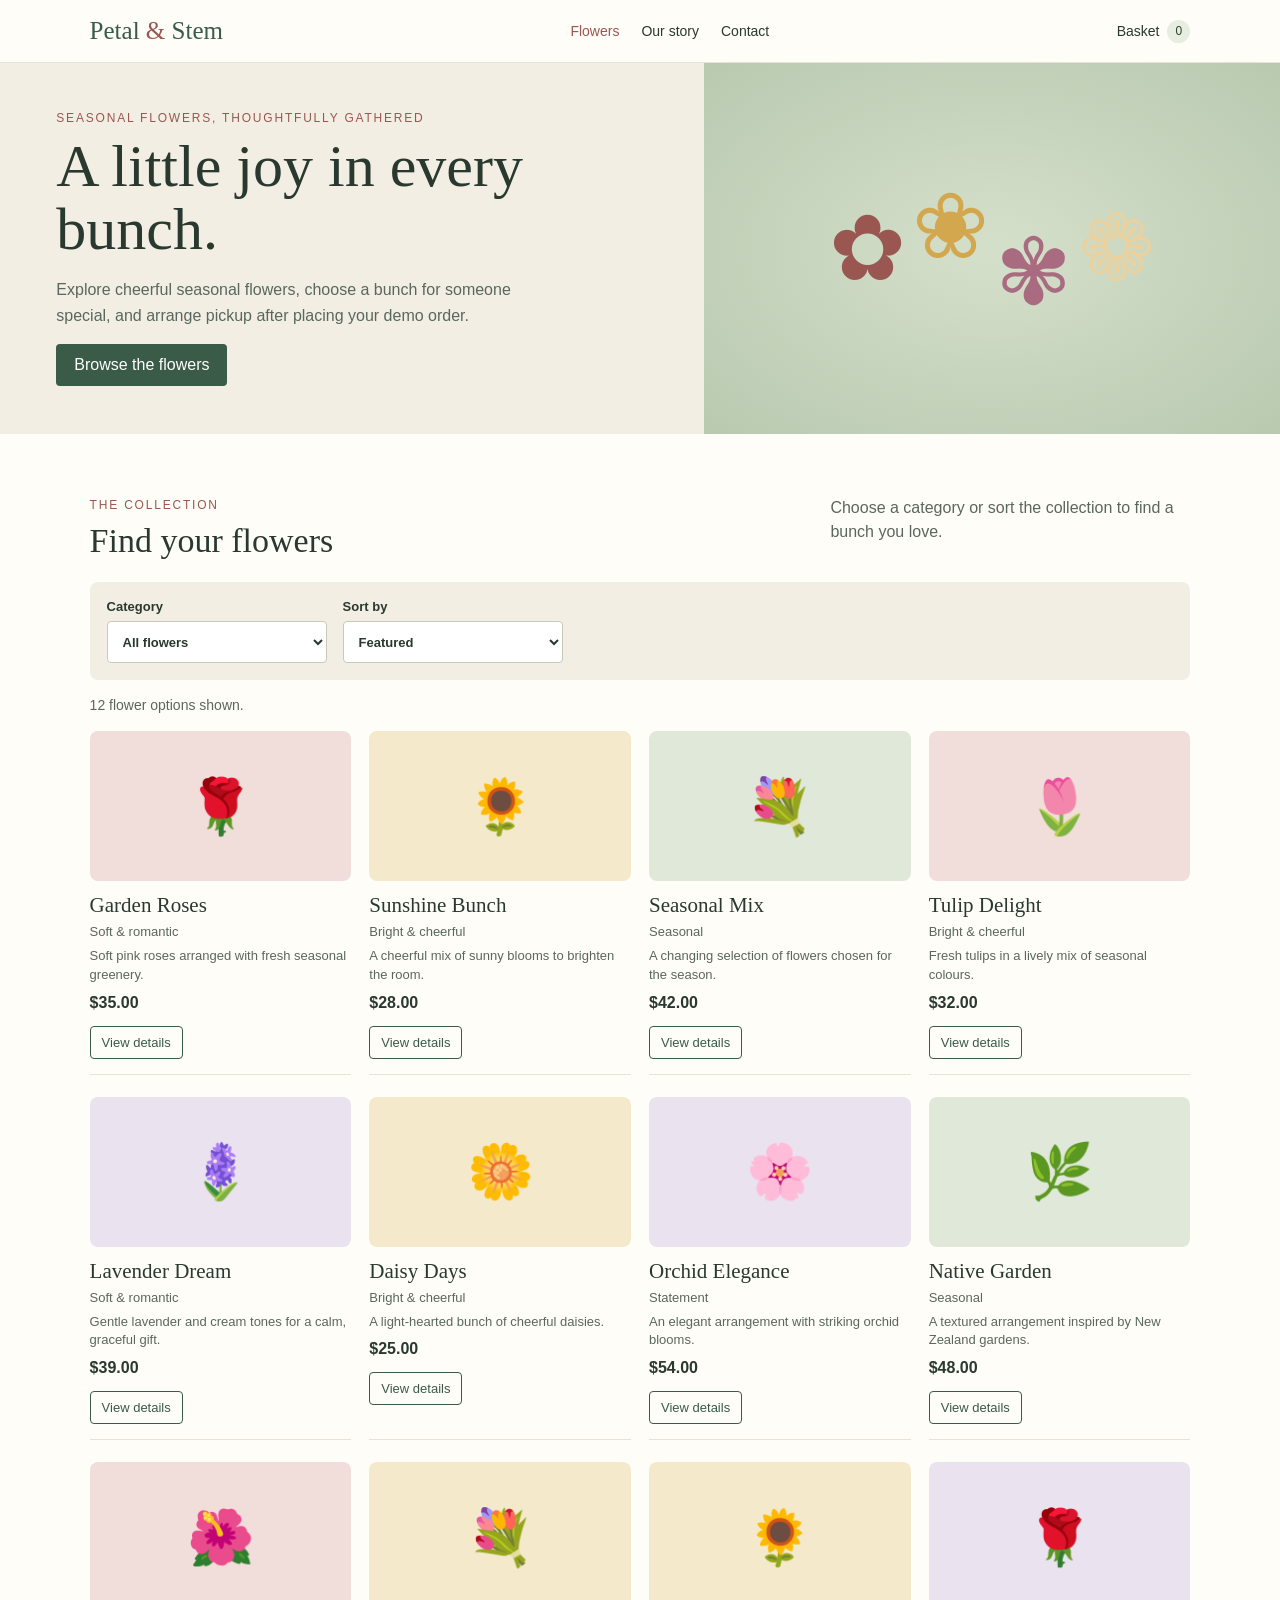
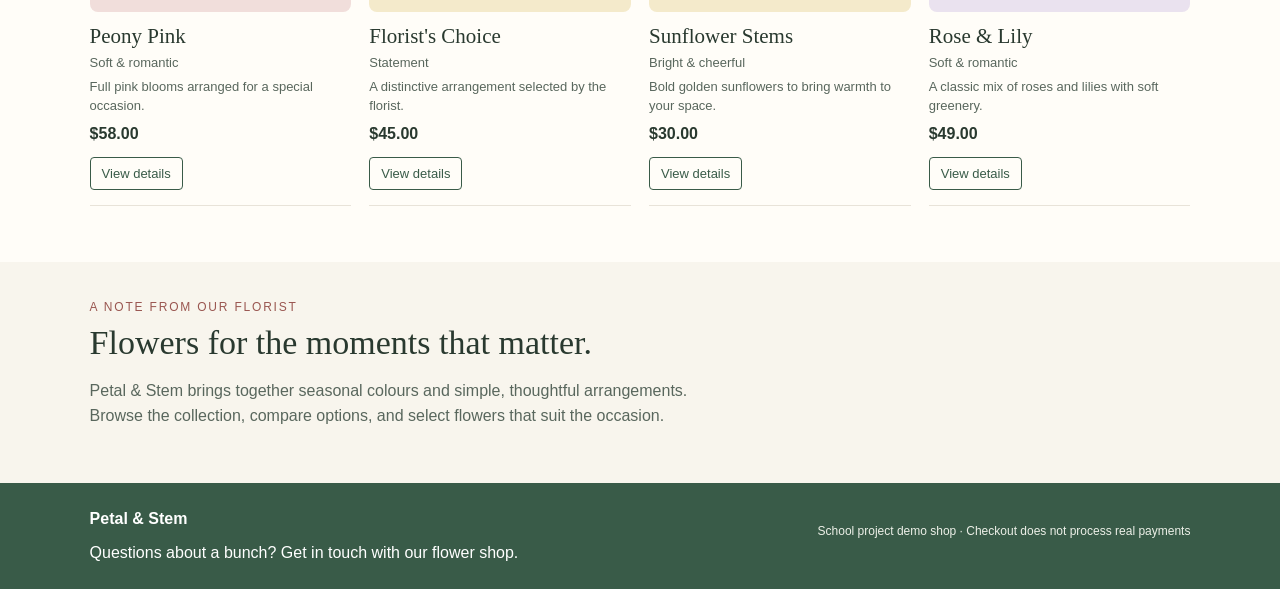
<file: index.html>
<!DOCTYPE html>
<html lang="en">
<head>
  <meta charset="UTF-8">
  <meta name="viewport" content="width=device-width, initial-scale=1.0">
  <meta name="description" content="Browse seasonal flowers at Petal & Stem.">
  <title>Petal &amp; Stem | Flower Shop</title>
  <link rel="stylesheet" href="style.css">
  <script src="script.js" defer></script>
</head>
<body data-page="catalog">
  <header class="site-header">
    <a class="brand" href="index.html" aria-label="Petal and Stem home">Petal <span>&amp;</span> Stem</a>
    <nav class="main-nav">
      <a class="active" href="index.html">Flowers</a>
      <a href="#about">Our story</a>
      <a href="#contact">Contact</a>
    </nav>
    <a class="basket-link" href="cart.html">Basket <span id="basket-count">0</span></a>
  </header>

  <main>
    <section class="hero">
      <div class="hero-copy">
        <p class="eyebrow">Seasonal flowers, thoughtfully gathered</p>
        <h1>A little joy in every bunch.</h1>
        <p>Explore cheerful seasonal flowers, choose a bunch for someone special, and arrange pickup after placing your demo order.</p>
        <a class="button" href="#flowers">Browse the flowers</a>
      </div>
      <div class="hero-art" aria-hidden="true"><span>✿</span><span>❀</span><span>✾</span><span>❁</span></div>
    </section>

    <section class="shop-section" id="flowers">
      <div class="section-heading">
        <div>
          <p class="eyebrow">The collection</p>
          <h2>Find your flowers</h2>
        </div>
        <p>Choose a category or sort the collection to find a bunch you love.</p>
      </div>

      <div class="shop-controls">
        <label>Category
          <select id="category-filter">
            <option value="all">All flowers</option>
            <option value="Soft & romantic">Soft &amp; romantic</option>
            <option value="Bright & cheerful">Bright &amp; cheerful</option>
            <option value="Seasonal">Seasonal</option>
            <option value="Statement">Statement</option>
          </select>
        </label>
        <label>Sort by
          <select id="sort-order">
            <option value="featured">Featured</option>
            <option value="price-low-high">Price: low to high</option>
            <option value="price-high-low">Price: high to low</option>
            <option value="name-a-z">Name: A to Z</option>
          </select>
        </label>
      </div>

      <p id="catalog-message" class="status-message" aria-live="polite"></p>
      <div id="flower-grid" class="flower-grid"></div>
    </section>

    <section class="story-section" id="about">
      <p class="eyebrow">A note from our florist</p>
      <h2>Flowers for the moments that matter.</h2>
      <p>Petal &amp; Stem brings together seasonal colours and simple, thoughtful arrangements. Browse the collection, compare options, and select flowers that suit the occasion.</p>
    </section>
  </main>

  <footer class="site-footer" id="contact">
    <div><strong>Petal &amp; Stem</strong><p>Questions about a bunch? Get in touch with our flower shop.</p></div>
    <p class="demo-note">School project demo shop · Checkout does not process real payments</p>
  </footer>
</body>
</html>
</file>
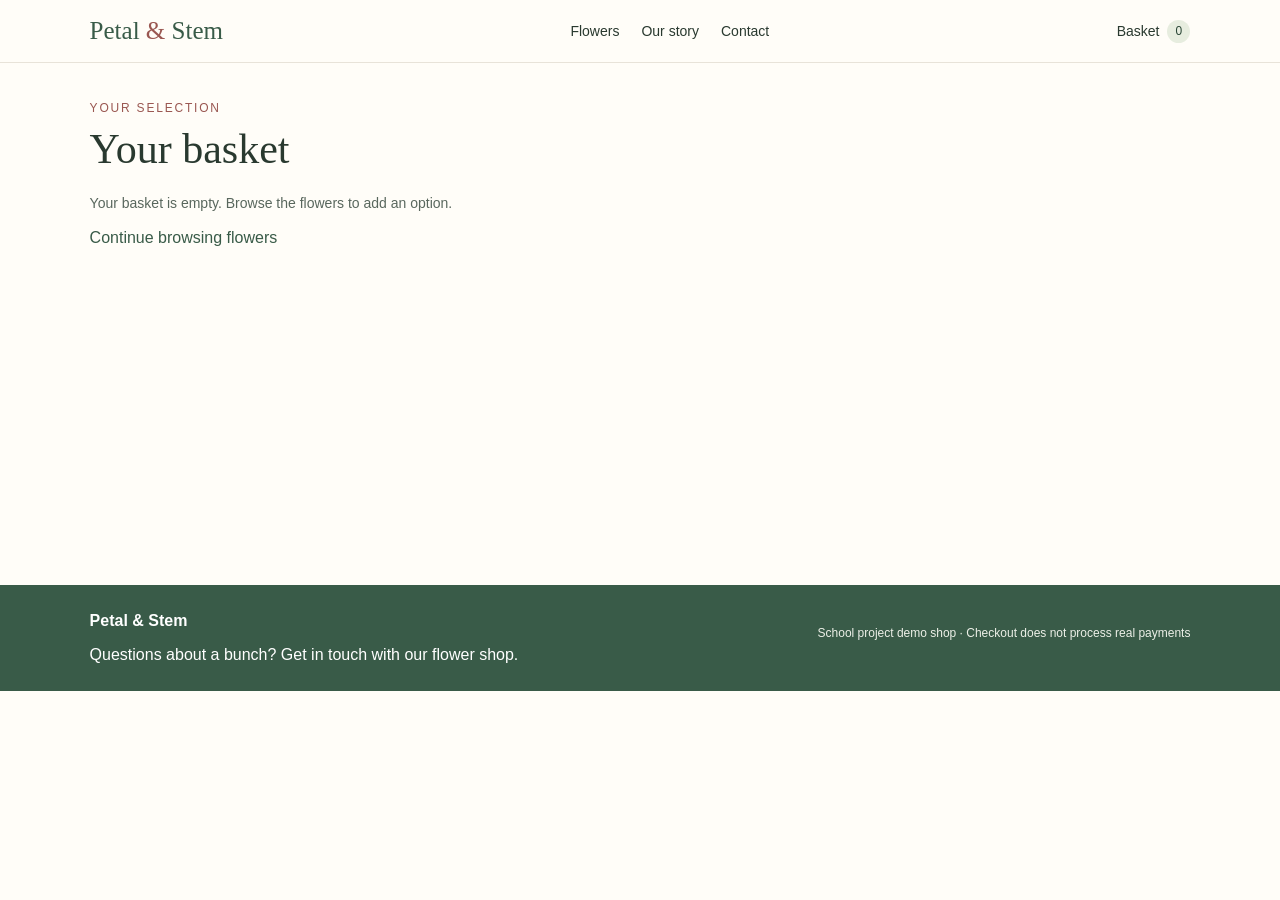
<file: cart.html>
<!DOCTYPE html>
<html lang="en">
<head>
  <meta charset="UTF-8">
  <meta name="viewport" content="width=device-width, initial-scale=1.0">
  <meta name="description" content="Review your flower basket at Petal & Stem.">
  <title>Your basket | Petal &amp; Stem</title>
  <link rel="stylesheet" href="style.css">
  <script src="script.js" defer></script>
</head>
<body data-page="cart">
  <header class="site-header">
    <a class="brand" href="index.html" aria-label="Petal and Stem home">Petal <span>&amp;</span> Stem</a>
    <nav class="main-nav">
      <a href="index.html">Flowers</a>
      <a href="index.html#about">Our story</a>
      <a href="index.html#contact">Contact</a>
    </nav>
    <a class="basket-link active" href="cart.html">Basket <span id="basket-count">0</span></a>
  </header>

  <main class="page-main">
    <p class="eyebrow">Your selection</p>
    <h1 class="page-title">Your basket</h1>
    <p id="cart-message" class="status-message" aria-live="polite"></p>
    <div id="cart-items" class="cart-items"></div>
    <section id="cart-summary" class="cart-summary" hidden>
      <p class="total-line">Subtotal <strong id="cart-total"></strong></p>
      <p class="demo-note">This is a school demo. No real payment will be taken.</p>
      <a class="button" href="checkout.html">Continue to demo checkout</a>
    </section>
    <a class="back-link" href="index.html#flowers">Continue browsing flowers</a>
  </main>

  <footer class="site-footer" id="contact">
    <div><strong>Petal &amp; Stem</strong><p>Questions about a bunch? Get in touch with our flower shop.</p></div>
    <p class="demo-note">School project demo shop · Checkout does not process real payments</p>
  </footer>
</body>
</html>
</file>
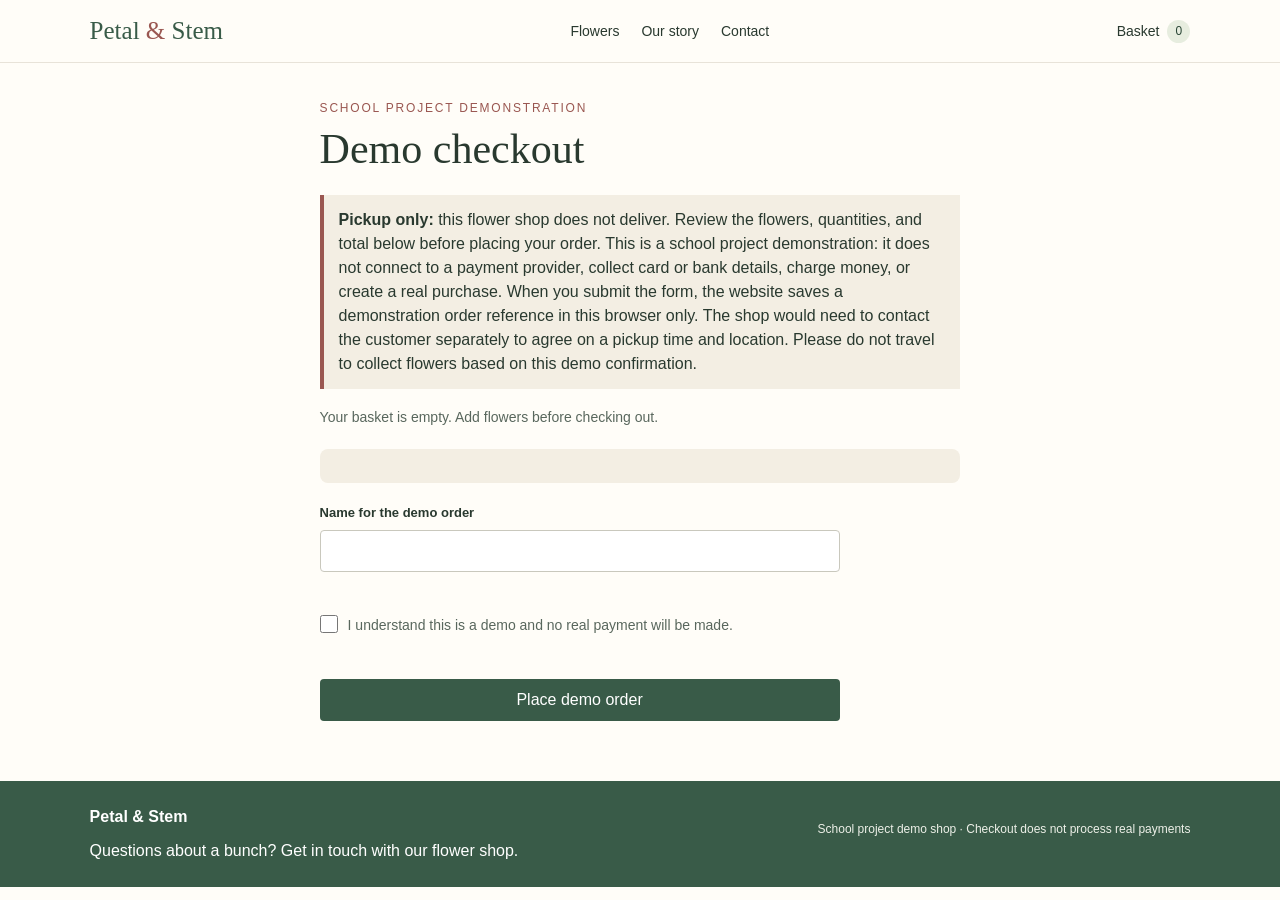
<file: checkout.html>
<!DOCTYPE html>
<html lang="en">
<head>
  <meta charset="UTF-8">
  <meta name="viewport" content="width=device-width, initial-scale=1.0">
  <meta name="description" content="Demo checkout for Petal & Stem.">
  <title>Demo checkout | Petal &amp; Stem</title>
  <link rel="stylesheet" href="style.css">
  <script src="script.js" defer></script>
</head>
<body data-page="checkout">
  <header class="site-header">
    <a class="brand" href="index.html" aria-label="Petal and Stem home">Petal <span>&amp;</span> Stem</a>
    <nav class="main-nav">
      <a href="index.html">Flowers</a>
      <a href="index.html#about">Our story</a>
      <a href="index.html#contact">Contact</a>
    </nav>
    <a class="basket-link" href="cart.html">Basket <span id="basket-count">0</span></a>
  </header>

  <main class="page-main checkout-main">
    <p class="eyebrow">School project demonstration</p>
    <h1 class="page-title">Demo checkout</h1>
    <div class="notice" role="note">
      <strong>Pickup only:</strong> this flower shop does not deliver. Review the flowers, quantities, and total below before placing your order. This is a school project demonstration: it does not connect to a payment provider, collect card or bank details, charge money, or create a real purchase. When you submit the form, the website saves a demonstration order reference in this browser only. The shop would need to contact the customer separately to agree on a pickup time and location. Please do not travel to collect flowers based on this demo confirmation.
    </div>
    <p id="checkout-message" class="status-message" aria-live="polite"></p>
    <div id="checkout-summary" class="checkout-summary"></div>
    <form id="checkout-form" class="checkout-form" novalidate>
      <label for="customer-name">Name for the demo order</label>
      <input id="customer-name" name="customerName" type="text" maxlength="60" autocomplete="name" required>
      <p id="name-error" class="field-error" role="alert"></p>
      <label class="checkbox-label" for="demo-confirm">
        <input id="demo-confirm" name="demoConfirm" type="checkbox" required>
        I understand this is a demo and no real payment will be made.
      </label>
      <p id="confirm-error" class="field-error" role="alert"></p>
      <button class="button" type="submit">Place demo order</button>
    </form>
    <section id="order-confirmation" class="confirmation" aria-live="polite" hidden>
      <p class="eyebrow">Order saved for this demonstration</p>
      <h2>Thank you, <span id="confirmation-name"></span>.</h2>
      <p id="confirmation-number"></p>
      <p id="confirmation-total"></p>
      <a class="button" href="index.html">Return to the flower shop</a>
    </section>
  </main>

  <footer class="site-footer" id="contact">
    <div><strong>Petal &amp; Stem</strong><p>Questions about a bunch? Get in touch with our flower shop.</p></div>
    <p class="demo-note">School project demo shop · Checkout does not process real payments</p>
  </footer>
</body>
</html>
</file>
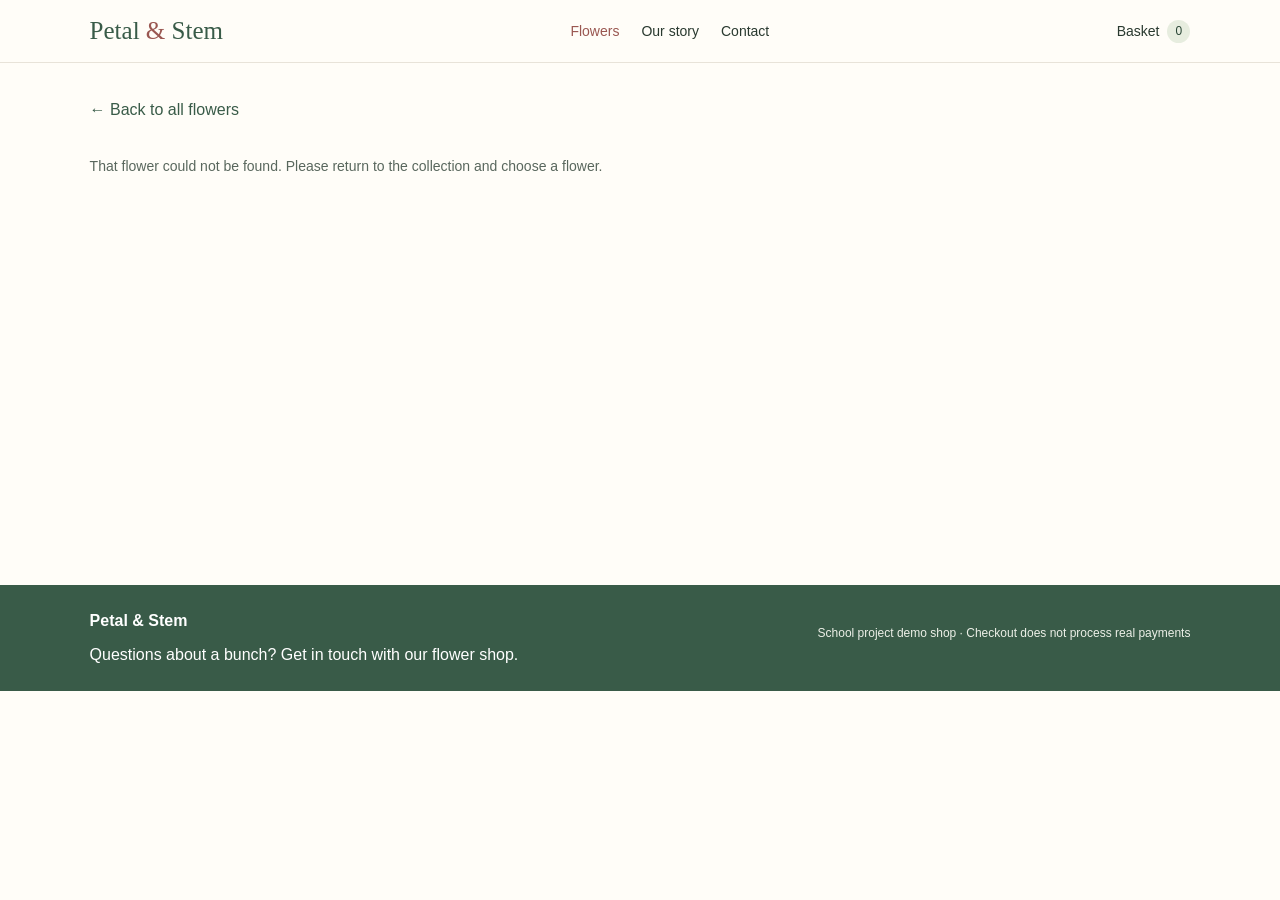
<file: product.html>
<!DOCTYPE html>
<html lang="en">
<head>
  <meta charset="UTF-8">
  <meta name="viewport" content="width=device-width, initial-scale=1.0">
  <meta name="description" content="Flower details at Petal & Stem.">
  <title>Flower details | Petal &amp; Stem</title>
  <link rel="stylesheet" href="style.css">
  <script src="script.js" defer></script>
</head>
<body data-page="product">
  <header class="site-header">
    <a class="brand" href="index.html" aria-label="Petal and Stem home">Petal <span>&amp;</span> Stem</a>
    <nav class="main-nav">
      <a class="active" href="index.html">Flowers</a>
      <a href="index.html#about">Our story</a>
      <a href="index.html#contact">Contact</a>
    </nav>
    <a class="basket-link" href="cart.html">Basket <span id="basket-count">0</span></a>
  </header>

  <main class="page-main">
    <a class="back-link" href="index.html#flowers">← Back to all flowers</a>
    <p id="product-message" class="status-message" aria-live="polite"></p>
    <section id="product-detail" class="product-detail" hidden>
      <div id="product-art" class="product-detail-art" aria-hidden="true"></div>
      <div class="product-detail-copy">
        <p id="product-category" class="eyebrow"></p>
        <h1 id="product-name"></h1>
        <p id="product-description" class="body-copy"></p>
        <p id="product-price" class="product-price"></p>
        <p id="product-stock" class="stock-message"></p>
        <label class="quantity-label" for="product-quantity">Quantity</label>
        <input id="product-quantity" class="quantity-input" type="number" min="1" step="1" value="1">
        <button id="add-to-basket" class="button" type="button">Add to basket</button>
        <p class="demo-note">Demo checkout only. No real payment will be taken.</p>
      </div>
    </section>
  </main>

  <footer class="site-footer" id="contact">
    <div><strong>Petal &amp; Stem</strong><p>Questions about a bunch? Get in touch with our flower shop.</p></div>
    <p class="demo-note">School project demo shop · Checkout does not process real payments</p>
  </footer>
</body>
</html>
</file>
<file: style.css>
:root {
  --ink: #29392f;
  --muted: #59675d;
  --green: #395b48;
  --green-dark: #294535;
  --green-light: #e7eddf;
  --cream: #f3eee3;
  --rose: #9a5751;
  --paper: #fffdf8;
  --line: #e8e3d9;
  --error: #9c342d;
}

* { box-sizing: border-box; }

html { scroll-behavior: smooth; }

body {
  margin: 0;
  background: var(--paper);
  color: var(--ink);
  font-family: Arial, sans-serif;
}

a { color: inherit; }

a:focus-visible,
button:focus-visible,
select:focus-visible,
input:focus-visible {
  outline: 3px solid var(--rose);
  outline-offset: 3px;
}

.site-header {
  display: flex;
  align-items: center;
  justify-content: space-between;
  gap: 22px;
  padding: 17px 7%;
  border-bottom: 1px solid var(--line);
  background: var(--paper);
}

.brand {
  color: var(--green);
  font-family: Georgia, serif;
  font-size: 25px;
  text-decoration: none;
  white-space: nowrap;
}

.brand span { color: var(--rose); }

.main-nav {
  display: flex;
  flex-wrap: wrap;
  gap: 22px;
}

.main-nav a,
.basket-link {
  color: var(--ink);
  font-size: 14px;
  text-decoration: none;
}

.main-nav a:hover,
.main-nav a.active,
.basket-link:hover { color: var(--rose); }

.basket-link span {
  display: inline-grid;
  min-width: 23px;
  min-height: 23px;
  place-items: center;
  margin-left: 4px;
  border-radius: 50%;
  background: var(--green-light);
  color: var(--green-dark);
  font-size: 12px;
}

.hero {
  display: grid;
  grid-template-columns: 1.1fr 0.9fr;
  min-height: 300px;
  background: var(--cream);
}

.hero-copy {
  align-self: center;
  padding: 48px 8%;
}

.eyebrow {
  margin: 0 0 10px;
  color: var(--rose);
  font-size: 12px;
  letter-spacing: 1.8px;
  text-transform: uppercase;
}

h1, h2, h3 { font-family: Georgia, serif; font-weight: normal; }

.hero h1 {
  max-width: 650px;
  margin: 10px 0;
  font-size: clamp(38px, 5vw, 60px);
  line-height: 1.05;
}

.hero-copy > p:not(.eyebrow) {
  max-width: 470px;
  color: var(--muted);
  line-height: 1.6;
}

.hero-art {
  display: flex;
  align-items: center;
  justify-content: center;
  gap: 6px;
  overflow: hidden;
  background: radial-gradient(ellipse at center, #d5e0cb, #b9c9b0);
  color: var(--rose);
  font-size: clamp(44px, 8vw, 92px);
}

.hero-art span:nth-child(2) { color: #d3a74d; transform: translateY(-22px); }
.hero-art span:nth-child(3) { color: #a96b80; transform: translateY(24px); }
.hero-art span:nth-child(4) { color: #e8d2a2; }

.button {
  display: inline-block;
  padding: 12px 18px;
  border: 0;
  border-radius: 4px;
  background: var(--green);
  color: white;
  font: inherit;
  text-align: center;
  text-decoration: none;
  cursor: pointer;
}

.button:hover { background: var(--green-dark); }

.shop-section { padding: 46px 7% 56px; }

.section-heading {
  display: flex;
  align-items: end;
  justify-content: space-between;
  gap: 24px;
  margin-bottom: 22px;
}

.section-heading h2,
.story-section h2 {
  margin: 4px 0 0;
  font-size: 34px;
}

.section-heading > p {
  max-width: 360px;
  color: var(--muted);
  line-height: 1.5;
}

.shop-controls {
  display: flex;
  flex-wrap: wrap;
  gap: 16px;
  padding: 17px;
  border-radius: 8px;
  background: var(--cream);
}

.shop-controls label,
.checkout-form > label:not(.checkbox-label) {
  display: grid;
  gap: 7px;
  font-size: 13px;
  font-weight: bold;
}

select,
.quantity-input,
.checkout-form input[type="text"] {
  min-height: 42px;
  padding: 9px 11px;
  border: 1px solid #c9c8bd;
  border-radius: 4px;
  background: white;
  color: var(--ink);
  font: inherit;
}

select { min-width: 220px; }

.status-message {
  min-height: 22px;
  margin: 17px 0 12px;
  color: var(--muted);
  font-size: 14px;
}

.flower-grid {
  display: grid;
  grid-template-columns: repeat(4, minmax(0, 1fr));
  gap: 22px 18px;
}

.flower-card {
  min-width: 0;
  padding-bottom: 15px;
  border-bottom: 1px solid var(--line);
}

.flower-art,
.product-detail-art,
.cart-art {
  display: grid;
  min-height: 150px;
  place-items: center;
  border-radius: 8px;
  background: var(--green-light);
  font-size: 54px;
}

.flower-art.tone-rose, .product-detail-art.tone-rose, .cart-art.tone-rose { background: #f1dedb; }
.flower-art.tone-gold, .product-detail-art.tone-gold, .cart-art.tone-gold { background: #f4eacb; }
.flower-art.tone-lilac, .product-detail-art.tone-lilac, .cart-art.tone-lilac { background: #eae2ef; }
.flower-art.tone-sage, .product-detail-art.tone-sage, .cart-art.tone-sage { background: #e0e8d9; }

.flower-card h3 { margin: 12px 0 5px; font-size: 21px; }
.flower-category, .flower-description { margin: 5px 0; color: var(--muted); font-size: 13px; line-height: 1.45; }
.flower-price, .product-price { margin: 9px 0; font-weight: bold; }

.details-link {
  display: inline-block;
  margin-top: 5px;
  padding: 8px 11px;
  border: 1px solid var(--green);
  border-radius: 4px;
  color: var(--green);
  font-size: 13px;
  text-decoration: none;
}

.details-link:hover { background: var(--green); color: white; }

.empty-message {
  grid-column: 1 / -1;
  padding: 18px;
  border-radius: 8px;
  background: var(--cream);
  color: var(--muted);
}

.story-section { padding: 38px 7%; background: #f8f5ed; }
.story-section > p:last-child { max-width: 620px; color: var(--muted); line-height: 1.6; }

.page-main { min-height: 58vh; padding: 38px 7% 60px; }
.page-title { margin: 5px 0 22px; font-size: 42px; }
.back-link { display: inline-block; margin: 0 0 22px; color: var(--green); text-decoration: none; }
.back-link:hover { text-decoration: underline; }

.product-detail {
  display: grid;
  grid-template-columns: minmax(250px, 0.9fr) 1.1fr;
  gap: clamp(24px, 6vw, 70px);
  max-width: 980px;
  align-items: center;
  margin: 12px auto 0;
}

.product-detail-art { min-height: 380px; font-size: 105px; }
.product-detail-copy h1 { margin: 8px 0; font-size: 42px; }
.body-copy, .stock-message { color: var(--muted); line-height: 1.6; }
.quantity-label { display: block; margin: 18px 0 7px; font-size: 13px; font-weight: bold; }
.quantity-input { display: block; width: 105px; margin-bottom: 13px; }
.demo-note { color: var(--muted); font-size: 12px; line-height: 1.5; }

.cart-items { display: grid; gap: 12px; }

.cart-row {
  display: grid;
  grid-template-columns: 84px minmax(120px, 1fr) auto auto auto;
  align-items: center;
  gap: 15px;
  padding: 13px 0;
  border-bottom: 1px solid var(--line);
}

.cart-art { min-height: 76px; font-size: 34px; }
.cart-row h2 { margin: 0 0 4px; font-size: 19px; }
.cart-row p { margin: 0; color: var(--muted); font-size: 13px; }
.cart-quantity { width: 76px; min-width: 0; }

.remove-button, .text-button {
  padding: 8px 10px;
  border: 1px solid var(--rose);
  border-radius: 4px;
  background: white;
  color: var(--rose);
  font: inherit;
  cursor: pointer;
}

.remove-button:hover, .text-button:hover { background: var(--rose); color: white; }

.cart-summary {
  max-width: 450px;
  margin: 24px 0 24px auto;
  padding: 20px;
  border-radius: 8px;
  background: var(--cream);
}

.total-line {
  display: flex;
  justify-content: space-between;
  gap: 20px;
  font-size: 18px;
}

.cart-summary .button { width: 100%; margin-top: 8px; }
.cart-summary[hidden], .product-detail[hidden], .confirmation[hidden] { display: none; }

.notice {
  margin: 0 0 20px;
  padding: 13px 15px;
  border-left: 4px solid var(--rose);
  background: var(--cream);
  color: var(--ink);
  line-height: 1.5;
}

.checkout-main { max-width: 820px; margin: 0 auto; }

.checkout-summary {
  margin: 18px 0;
  padding: 17px;
  border-radius: 8px;
  background: var(--cream);
}

.checkout-summary p { display: flex; justify-content: space-between; gap: 15px; margin: 8px 0; }
.checkout-form { display: grid; gap: 10px; max-width: 520px; margin-top: 22px; }
.checkout-form input[type="text"] { width: 100%; }

.checkbox-label {
  display: flex;
  align-items: flex-start;
  gap: 10px;
  margin: 8px 0;
  color: var(--muted);
  font-size: 14px;
  line-height: 1.5;
}

.checkbox-label input { width: 18px; height: 18px; margin: 0; accent-color: var(--green); }
.field-error { min-height: 18px; margin: -5px 0 2px; color: var(--error); font-size: 13px; }
.confirmation { margin-top: 24px; padding: 22px; border-radius: 8px; background: var(--green-light); }
.confirmation h2 { margin: 8px 0; font-size: 29px; }

.site-footer {
  display: flex;
  justify-content: space-between;
  gap: 25px;
  padding: 27px 7%;
  background: var(--green);
  color: white;
}

.site-footer p { max-width: 430px; margin-bottom: 0; }
.site-footer .demo-note { color: #edf0e8; }

@media (max-width: 900px) {
  .flower-grid { grid-template-columns: repeat(3, minmax(0, 1fr)); }
  .hero { grid-template-columns: 1fr 0.8fr; }
}

@media (max-width: 650px) {
  .site-header, .section-heading, .site-footer { align-items: flex-start; flex-direction: column; }
  .site-header { padding: 15px 6%; }
  .hero { grid-template-columns: 1fr; }
  .hero-copy { padding: 38px 6%; }
  .hero-art { min-height: 150px; }
  .shop-section, .story-section, .page-main { padding-right: 6%; padding-left: 6%; }
  .flower-grid { grid-template-columns: repeat(2, minmax(0, 1fr)); gap: 18px 12px; }
  .product-detail { grid-template-columns: 1fr; }
  .product-detail-art { min-height: 250px; }
  .cart-row { grid-template-columns: 65px 1fr auto; gap: 10px; }
  .cart-quantity { grid-column: 2; }
  .cart-row-total { grid-column: 3; grid-row: 2; }
  .remove-button { grid-column: 3; grid-row: 1; }
  .site-footer { padding: 24px 6%; }
}

@media (max-width: 420px) {
  .flower-grid { grid-template-columns: 1fr; }
  .shop-controls, .shop-controls label, .shop-controls select { width: 100%; }
  .cart-row { grid-template-columns: 56px 1fr auto; }
}
</file>
